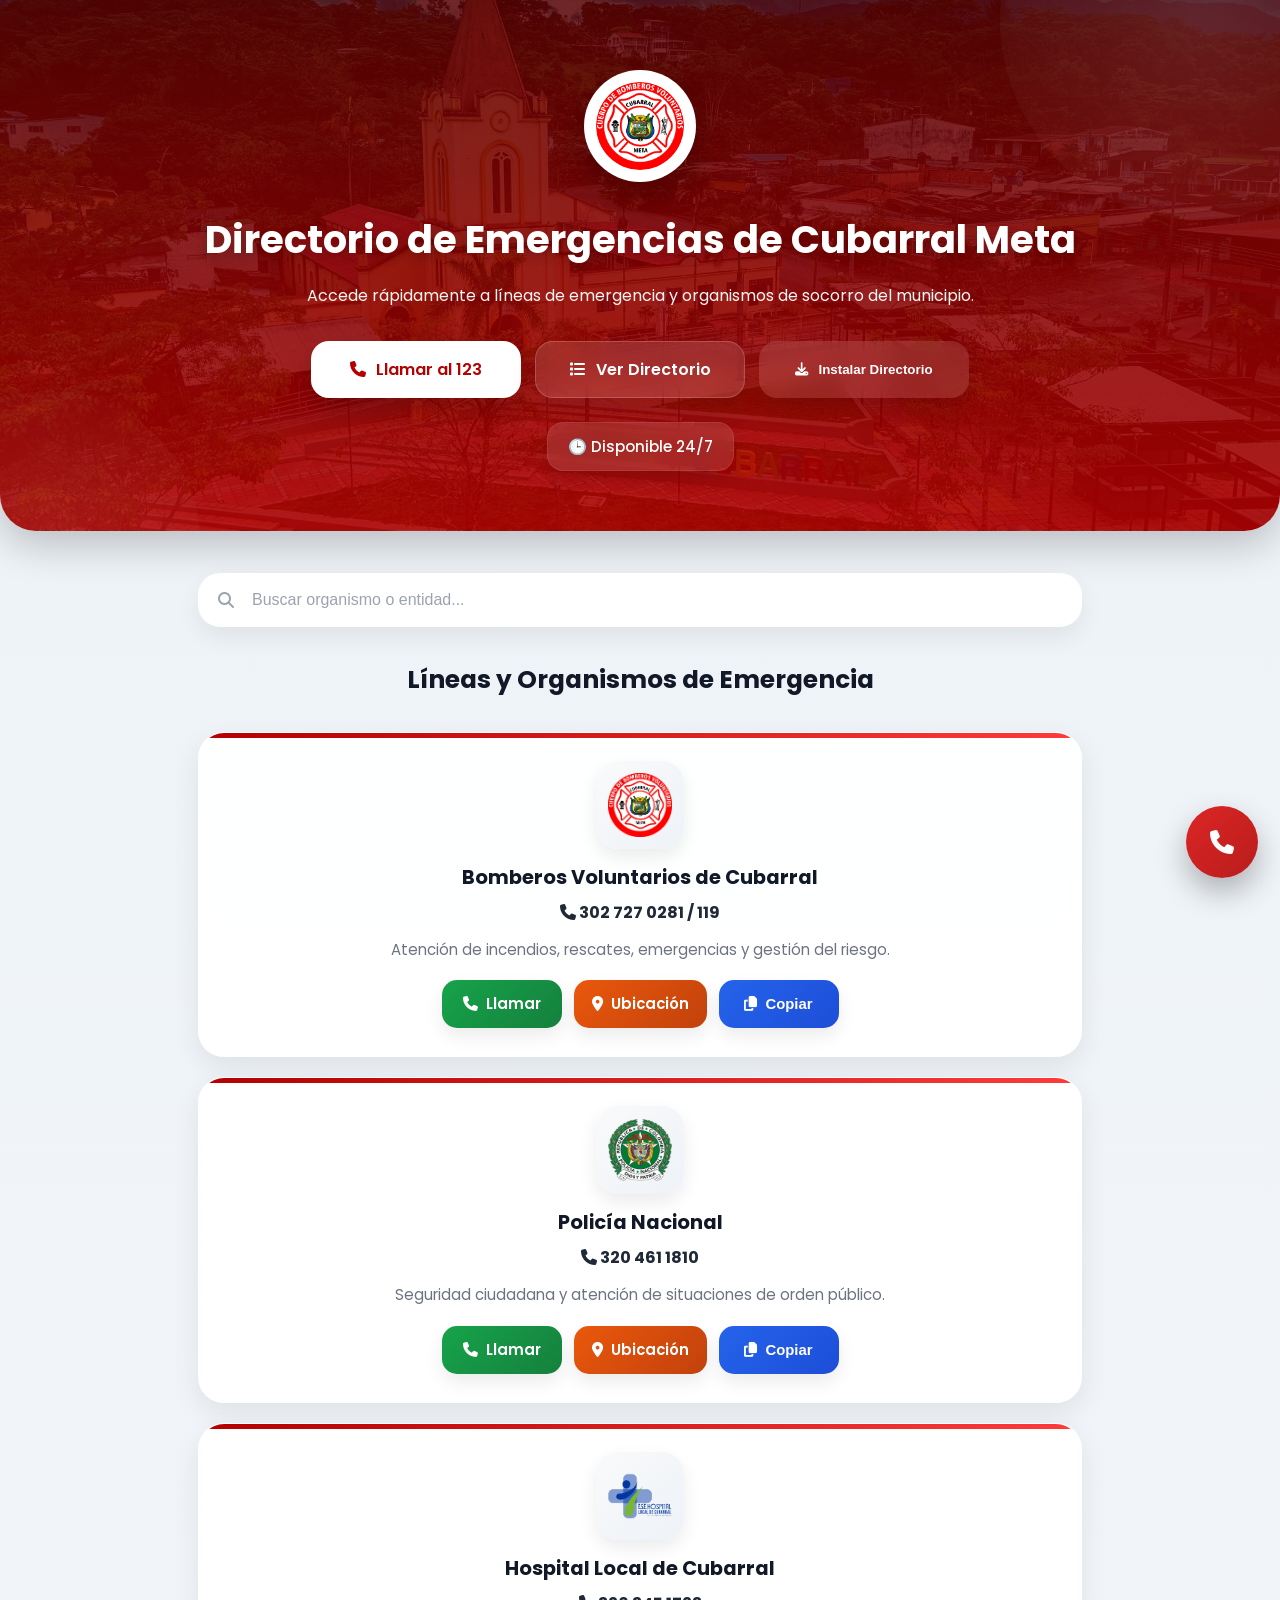
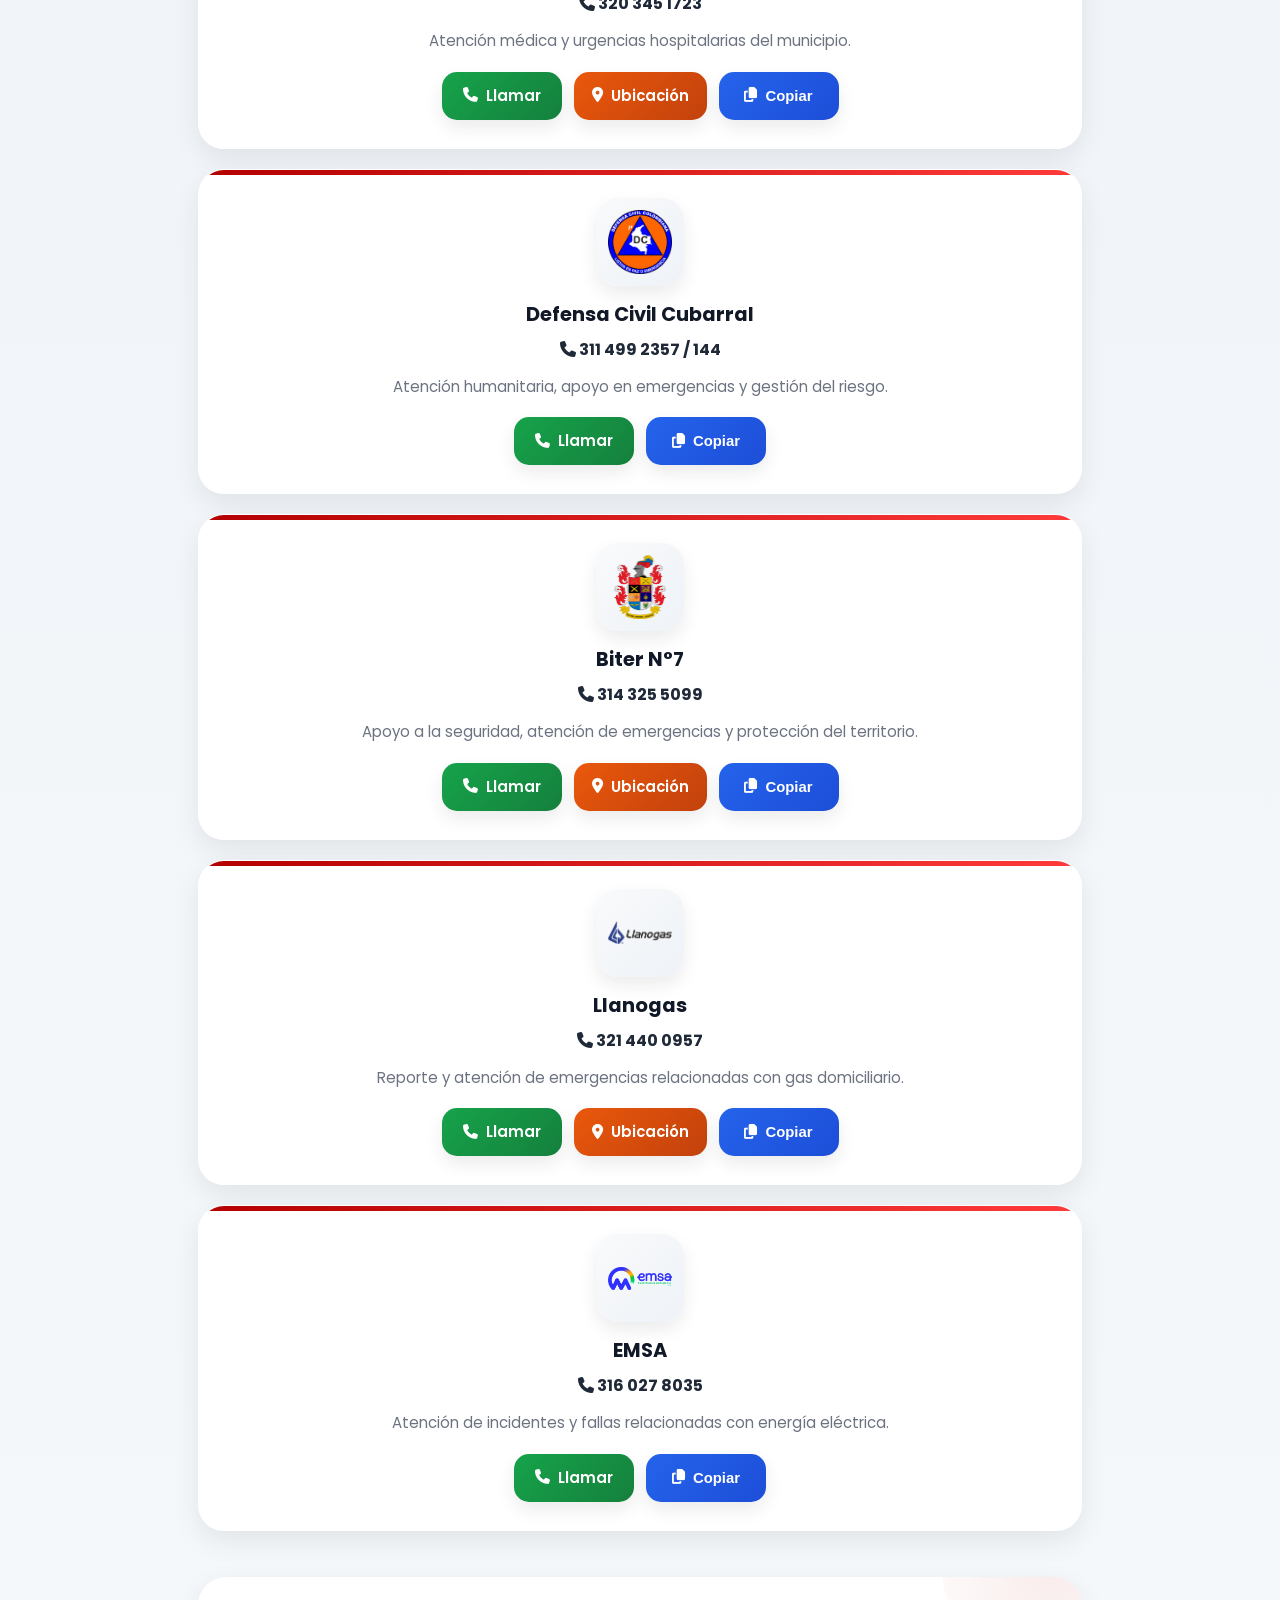
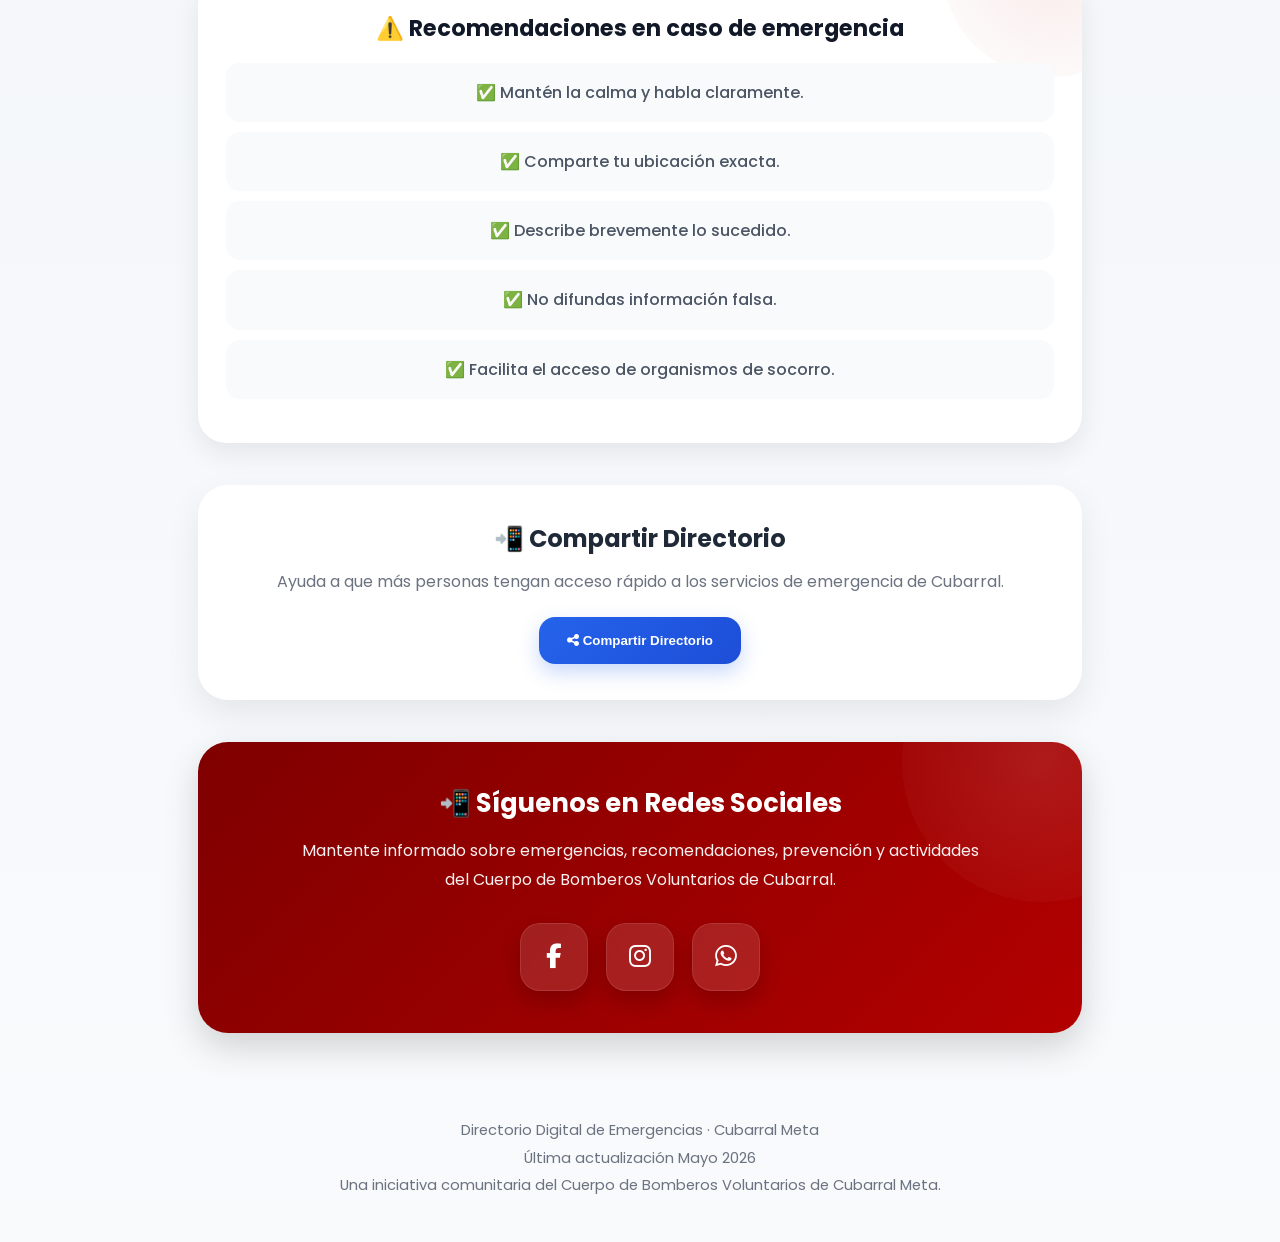
<file: directorio/index.html>
<!-- Directorio Digital de Emergencias
Cuerpo de Bomberos Voluntarios de Cubarral

Copyright © 2026 Carlos Ruge
Todos los derechos reservados. -->

<!doctype html>
<html lang=es>
<head>
<meta charset=UTF-8>
<meta name=viewport content="width=device-width,initial-scale=1">
<title>
Directorio de Emergencias de Cubarral Meta
</title>
<meta name=description content="Directorio digital de emergencias de Cubarral Meta. Accede rápidamente a Bomberos, Policía, Hospital y organismos de socorro.">
<meta name=theme-color content=#b30000>
<link rel=manifest href=manifest.json>
<meta name=mobile-web-app-capable content=yes>
<meta name=apple-mobile-web-app-capable content=yes>
<meta name=apple-mobile-web-app-status-bar-style content=default>
<meta name=apple-mobile-web-app-title content=Emergencias>
<meta property=og:title content="Directorio de Emergencias de Cubarral Meta">
<meta property=og:description content="Accede rápidamente a líneas de emergencia y organismos de socorro de Cubarral Meta.">
<meta property=og:image content=preview.jpg>
<meta property=og:type content=website>
<link rel=icon type=image/webp href=favicon.webp>
<link rel=preconnect href=https://fonts.googleapis.com>
<link rel=preconnect href=https://fonts.gstatic.com crossorigin>
<link href="https://fonts.googleapis.com/css2?family=Poppins:wght@300;400;500;600;700&display=swap" rel=stylesheet>
<link rel=stylesheet href=https://cdnjs.cloudflare.com/ajax/libs/font-awesome/6.5.1/css/all.min.css>
<style>*{margin:0;padding:0;box-sizing:border-box}html{scroll-behavior:smooth}body{font-family:Poppins,sans-serif;background:linear-gradient(to bottom,#edf2f7,#f8fafc);color:#1f2937;overflow-x:hidden}::-webkit-scrollbar{width:8px}::-webkit-scrollbar-thumb{background:#b30000;border-radius:20px}::-webkit-scrollbar-track{background:#edf2f7}#loader{position:fixed;inset:0;background:linear-gradient(135deg,#7f0000,#b30000);z-index:999999;display:flex;align-items:center;justify-content:center;transition:1s ease}.loader-hide{opacity:0;visibility:hidden}.loader-content{text-align:center;color:#fff;position:relative}.loader-logo{width:120px;height:120px;object-fit:contain;background:#fff;border-radius:50%;padding:14px;position:relative;z-index:2;box-shadow:0 10px 30px rgba(0,0,0,.25);animation:logoFloat 2s ease-in-out infinite}.loader-content h2{margin-top:24px;font-size:1.7rem;font-weight:700}.loader-content p{margin-top:6px;opacity:.92;letter-spacing:1px}.loader-ring{position:absolute;width:220px;height:220px;border-radius:50%;border:2px solid rgba(255,255,255,.12);top:50%;left:50%;transform:translate(-50%,-50%);animation:ringRotate 6s linear infinite}@keyframes ringRotate{from{transform:translate(-50%,-50%) rotate(0)}to{transform:translate(-50%,-50%) rotate(360deg)}}@keyframes logoFloat{0%{transform:translateY(0)}50%{transform:translateY(-8px)}100%{transform:translateY(0)}}.hero{position:relative;overflow:hidden;background:linear-gradient(rgba(90,0,0,.84),rgba(179,0,0,.88)),url('herocubarral.webp');background-size:cover;background-position:center;color:#fff;padding:70px 20px 60px;text-align:center;border-bottom-left-radius:36px;border-bottom-right-radius:36px;box-shadow:0 14px 40px rgba(0,0,0,.22)}.hero::before{content:"";position:absolute;width:400px;height:400px;border-radius:50%;background:radial-gradient(rgba(255,255,255,.1),transparent);top:-180px;right:-120px}.hero::after{content:"";position:absolute;width:300px;height:300px;border-radius:50%;background:radial-gradient(rgba(255,255,255,.08),transparent);bottom:-160px;left:-100px}.hero-logo{width:112px;height:112px;object-fit:contain;background:#fff;border-radius:50%;padding:12px;margin-bottom:22px;box-shadow:0 12px 30px rgba(0,0,0,.25);position:relative;z-index:2;animation:heroFloat 4s ease-in-out infinite}@keyframes heroFloat{0%{transform:translateY(0)}50%{transform:translateY(-6px)}100%{transform:translateY(0)}}.hero h1{font-size:2.4rem;font-weight:700;margin-bottom:14px;position:relative;z-index:2;text-shadow:0 4px 12px rgba(0,0,0,.2)}.hero p{max-width:700px;margin:auto;line-height:1.8;opacity:.96;font-size:1rem;position:relative;z-index:2}.hero-buttons{margin-top:30px;display:flex;justify-content:center;gap:14px;flex-wrap:wrap;position:relative;z-index:2}.hero-btn{text-decoration:none;padding:15px 24px;border-radius:18px;font-weight:600;display:flex;align-items:center;justify-content:center;gap:10px;transition:.3s ease;min-height:56px;min-width:210px;backdrop-filter:blur(10px)}.btn-123{background:#fff;color:#b30000;box-shadow:0 10px 24px rgba(0,0,0,.2)}.btn-directory{background:rgba(255,255,255,.12);color:#fff;border:1px solid rgba(255,255,255,.18);box-shadow:0 10px 24px rgba(0,0,0,.14)}.hero-btn:hover{transform:translateY(-3px) scale(1.02)}.status-bar{margin-top:24px;display:flex;justify-content:center}.status-item{background:rgba(255,255,255,.12);padding:12px 20px;border-radius:16px;backdrop-filter:blur(10px);border:1px solid rgba(255,255,255,.08);font-size:.95rem;font-weight:500;box-shadow:0 8px 18px rgba(0,0,0,.12)}.container{max-width:920px;margin:42px auto;padding:0 18px}.search-box{margin-bottom:34px}.search-container{position:relative}.search-icon{position:absolute;top:50%;left:20px;transform:translateY(-50%);color:#9ca3af;font-size:1rem;pointer-events:none}.search-box input{width:100%;padding:18px 20px 18px 54px;border:none;border-radius:22px;font-size:1rem;background:#fff;box-shadow:0 10px 24px rgba(0,0,0,.07);outline:0;transition:.3s ease}.search-box input:focus{transform:translateY(-2px);box-shadow:0 14px 28px rgba(179,0,0,.12)}.search-box input::placeholder{color:#9ca3af;font-weight:500}.section-title{text-align:center;margin-bottom:34px;font-size:1.55rem;font-weight:700;color:#111827}.card{position:relative;overflow:hidden;background:rgba(255,255,255,.94);backdrop-filter:blur(8px);border-radius:26px;padding:28px 22px;display:flex;flex-direction:column;align-items:center;text-align:center;gap:14px;margin-bottom:20px;border:1px solid rgba(255,255,255,.6);box-shadow:0 10px 28px rgba(0,0,0,.08);transition:.35s ease;animation:fadeUp .6s ease}.card::before{content:"";position:absolute;top:0;left:0;width:100%;height:5px;background:linear-gradient(90deg,#b30000,#ff3b3b)}.card:hover{transform:translateY(-6px);box-shadow:0 18px 40px rgba(0,0,0,.12)}@keyframes fadeUp{from{opacity:0;transform:translateY(10px)}to{opacity:1;transform:translateY(0)}}.logo{width:88px;height:88px;object-fit:contain;border-radius:22px;background:linear-gradient(135deg,#f9fafb,#eef2f7);padding:12px;box-shadow:0 8px 18px rgba(0,0,0,.08)}.card-info{width:100%}.card-info h2{font-size:1.22rem;margin-bottom:8px;color:#111827}.number{font-weight:700;color:#1f2937;margin-bottom:12px;font-size:1rem}.description{font-size:.94rem;color:#6b7280;line-height:1.7}.buttons{display:flex;justify-content:center;flex-wrap:wrap;gap:12px;margin-top:18px}.btn{text-decoration:none;padding:12px 18px;border-radius:15px;font-size:.93rem;font-weight:600;display:flex;align-items:center;justify-content:center;gap:8px;transition:.3s ease;min-width:120px;min-height:48px;border:none;cursor:pointer;box-shadow:0 8px 18px rgba(0,0,0,.08)}.btn:hover{transform:translateY(-3px) scale(1.02)}.call{background:linear-gradient(135deg,#16a34a,#15803d);color:#fff}.map{background:linear-gradient(135deg,#ea580c,#c2410c);color:#fff}.copy{background:linear-gradient(135deg,#2563eb,#1d4ed8);color:#fff}.tips{margin-top:46px;background:#fff;border-radius:28px;padding:34px 28px;text-align:center;box-shadow:0 10px 28px rgba(0,0,0,.08);position:relative;overflow:hidden}.tips::before{content:"";position:absolute;width:220px;height:220px;border-radius:50%;background:radial-gradient(rgba(179,0,0,.08),transparent);top:-120px;right:-80px}.tips h3{margin-bottom:18px;color:#111827;font-size:1.4rem;position:relative;z-index:2}.tips ul{list-style:none;line-height:2.2;color:#4b5563;position:relative;z-index:2}.tips li{background:#f8fafc;margin-bottom:10px;padding:12px 16px;border-radius:14px;font-weight:500}.social-section{margin-top:42px;background:linear-gradient(135deg,#7f0000,#b30000);border-radius:30px;padding:42px 28px;text-align:center;color:#fff;box-shadow:0 14px 35px rgba(0,0,0,.16);position:relative;overflow:hidden}.social-section::before{content:"";position:absolute;width:280px;height:280px;border-radius:50%;background:radial-gradient(rgba(255,255,255,.1),transparent);top:-120px;right:-100px}.social-section h3{font-size:1.6rem;margin-bottom:14px;position:relative;z-index:2}.social-section p{opacity:.94;margin-bottom:28px;line-height:1.8;max-width:700px;margin-left:auto;margin-right:auto;position:relative;z-index:2}.share-section{margin-top:42px;background:#fff;border-radius:30px;padding:36px 28px;text-align:center;box-shadow:0 14px 35px rgba(0,0,0,.08)}.share-section h3{font-size:1.5rem;margin-bottom:12px}.share-section p{color:#6b7280;margin-bottom:22px;line-height:1.7}.share-main-btn{background:linear-gradient(135deg,#2563eb,#1d4ed8);color:#fff;border:none;padding:16px 28px;border-radius:16px;font-weight:600;cursor:pointer;transition:.3s ease;box-shadow:0 8px 20px rgba(37,99,235,.25)}.share-main-btn:hover{transform:translateY(-2px)}.share-modal{position:fixed;inset:0;background:rgba(0,0,0,.6);display:flex;align-items:center;justify-content:center;z-index:999999;opacity:0;visibility:hidden;pointer-events:none;transition:opacity .3s ease,visibility .3s ease}.share-modal.active{opacity:1;visibility:visible;pointer-events:auto}.share-modal-content{background:#fff;width:92%;max-width:420px;border-radius:24px;padding:28px;text-align:center;position:relative;transform:scale(.9);transition:transform .3s ease}.share-modal.active .share-modal-content{transform:scale(1)}.share-qr{width:220px;height:220px;object-fit:contain;margin:18px auto;display:block}.close-share{position:absolute;top:12px;right:12px;border:none;background:0 0;font-size:2rem;cursor:pointer}.share-action-btn{width:100%;margin-top:12px;padding:14px;border:none;border-radius:14px;font-weight:600;cursor:pointer}.social-icons{display:flex;justify-content:center;align-items:center;gap:18px;flex-wrap:wrap;position:relative;z-index:2}.social-link{width:68px;height:68px;border-radius:20px;background:rgba(255,255,255,.12);backdrop-filter:blur(10px);display:flex;align-items:center;justify-content:center;color:#fff;font-size:1.55rem;text-decoration:none;transition:.35s ease;border:1px solid rgba(255,255,255,.1);box-shadow:0 10px 22px rgba(0,0,0,.18)}.social-link:hover{transform:translateY(-5px) scale(1.06);background:#fff;color:#b30000}footer{text-align:center;padding:42px 20px;color:#6b7280;font-size:.92rem;line-height:1.9}.floating-emergency{position:fixed;bottom:22px;right:22px;width:72px;height:72px;background:linear-gradient(135deg,#dc2626,#b91c1c);color:#fff;border-radius:50%;display:flex;align-items:center;justify-content:center;font-size:1.5rem;text-decoration:none;box-shadow:0 14px 30px rgba(0,0,0,.28);z-index:999;transition:.3s ease;animation:pulse 2s infinite}.floating-emergency:hover{transform:scale(1.08)}@keyframes pulse{0%{box-shadow:0 0 0 0 rgba(220,38,38,.5)}70%{box-shadow:0 0 0 18px rgba(220,38,38,0)}100%{box-shadow:0 0 0 0 rgba(220,38,38,0)}}.toast{position:fixed;bottom:105px;right:24px;background:#111827;color:#fff;padding:14px 18px;border-radius:14px;display:flex;align-items:center;gap:10px;font-size:.92rem;box-shadow:0 10px 25px rgba(0,0,0,.22);transform:translateY(30px);opacity:0;visibility:hidden;transition:.4s ease;z-index:9999}.toast.show{transform:translateY(0);opacity:1;visibility:visible}@media(max-width:768px){.hero{padding:56px 18px 52px}.hero h1{font-size:1.85rem}.hero p{font-size:.96rem}.hero-logo{width:96px;height:96px}.hero-buttons{flex-direction:column}.hero-btn{width:100%}.section-title{font-size:1.35rem}.card{padding:24px 18px}.buttons{flex-direction:column}.btn{width:100%}.floating-emergency{width:66px;height:66px}}</style>
</head>
<body>
<div id=loader>
<div class=loader-content>
<div class=loader-ring></div>
<img src=logobomberos.webp alt="Logo Bomberos" class=loader-logo>
<h2>
Directorio de Emergencias
</h2>
<p>
Cargando sistema...
</p>
</div>
</div>
<div class=toast id=toast>
<i class="fa-solid fa-circle-check"></i>
<span id=toastText>
Número copiado
</span>
</div>
<a href=tel:123 class=floating-emergency aria-label="Llamar al 123">
<i class="fa-solid fa-phone"></i>
</a>
<header class=hero>
<img src=logobomberos.webp alt="Logo Bomberos" class=hero-logo>
<h1>
Directorio de Emergencias de Cubarral Meta
</h1>
<p>
Accede rápidamente a líneas de emergencia y organismos de socorro del municipio.
</p>
<div class=hero-buttons>
<a href=tel:123 class="hero-btn btn-123">
<i class="fa-solid fa-phone"></i>
Llamar al 123
</a>
<a href=#directorio class="hero-btn btn-directory">
<i class="fa-solid fa-list"></i>
Ver Directorio
</a>
<button id=installBtn class="hero-btn btn-directory" style=display:none;cursor:pointer;border:none>
<i class="fa-solid fa-download"></i>
Instalar Directorio
</button>
</div>
<div class=status-bar>
<div class=status-item>
🕒 Disponible 24/7
</div>
</div>
</header>
<main class=container id=directorio>
<div class=search-box>
<div class=search-container>
<i class="fa-solid fa-magnifying-glass search-icon"></i>
<input id=searchInput placeholder="Buscar organismo o entidad...">
</div>
</div>
<h2 class=section-title>
Líneas y Organismos de Emergencia
</h2>
<div class=card>
<img class=logo src=logobomberos.webp alt=Bomberos loading=lazy>
<div class=card-info>
<h2>
Bomberos Voluntarios de Cubarral
</h2>
<div class=number>
<i class="fa-solid fa-phone"></i>
302 727 0281 / 119
</div>
<div class=description>
Atención de incendios, rescates, emergencias y gestión del riesgo.
</div>
<div class=buttons>
<a class="btn call" href=tel:+573027270281>
<i class="fa-solid fa-phone"></i>
Llamar
</a>
<a class="btn map" target=_blank href="https://maps.google.com/?q=Bomberos+Cubarral+Meta">
<i class="fa-solid fa-location-dot"></i>
Ubicación
</a>
<button class="btn copy" onclick='copyNumber("3027270281")'>
<i class="fa-solid fa-copy"></i>
Copiar
</button>
</div>
</div>
</div>
<div class=card>
<img class=logo src=logopolicia.webp alt=Policía loading=lazy>
<div class=card-info>
<h2>
Policía Nacional
</h2>
<div class=number>
<i class="fa-solid fa-phone"></i>
320 461 1810
</div>
<div class=description>
Seguridad ciudadana y atención de situaciones de orden público.
</div>
<div class=buttons>
<a class="btn call" href=tel:+573204611810>
<i class="fa-solid fa-phone"></i>
Llamar
</a>
<a class="btn map" target=_blank href="https://maps.google.com/?q=Policia+Cubarral+Meta">
<i class="fa-solid fa-location-dot"></i>
Ubicación
</a>
<button class="btn copy" onclick='copyNumber("3204611810")'>
<i class="fa-solid fa-copy"></i>
Copiar
</button>
</div>
</div>
</div>
<div class=card>
<img class=logo src=logohospital.webp alt=Hospital loading=lazy>
<div class=card-info>
<h2>
Hospital Local de Cubarral
</h2>
<div class=number>
<i class="fa-solid fa-phone"></i>
320 345 1723
</div>
<div class=description>
Atención médica y urgencias hospitalarias del municipio.
</div>
<div class=buttons>
<a class="btn call" href=tel:+573203451723>
<i class="fa-solid fa-phone"></i>
Llamar
</a>
<a class="btn map" target=_blank href="https://maps.google.com/?q=Hospital+Cubarral+Meta">
<i class="fa-solid fa-location-dot"></i>
Ubicación
</a>
<button class="btn copy" onclick='copyNumber("3203451723")'>
<i class="fa-solid fa-copy"></i>
Copiar
</button>
</div>
</div>
</div>
<div class=card>
<img class=logo src=logodefensacivil.webp alt="Defensa Civil" loading=lazy>
<div class=card-info>
<h2>
Defensa Civil Cubarral
</h2>
<div class=number>
<i class="fa-solid fa-phone"></i>
311 499 2357 / 144
</div>
<div class=description>
Atención humanitaria, apoyo en emergencias y gestión del riesgo.
</div>
<div class=buttons>
<a class="btn call" href=tel:+573114992357>
<i class="fa-solid fa-phone"></i>
Llamar
</a>
<button class="btn copy" onclick='copyNumber("3114992357")'>
<i class="fa-solid fa-copy"></i>
Copiar
</button>
</div>
</div>
</div>
<div class=card>
<img class=logo src=logobiter7.webp alt="Biter 7" loading=lazy>
<div class=card-info>
<h2>
Biter N°7
</h2>
<div class=number>
<i class="fa-solid fa-phone"></i>
314 325 5099
</div>
<div class=description>
Apoyo a la seguridad, atención de emergencias y protección del territorio.
</div>
<div class=buttons>
<a class="btn call" href=tel:+573143255099>
<i class="fa-solid fa-phone"></i>
Llamar
</a>
<a class="btn map" target=_blank href=https://maps.app.goo.gl/8JbhGAe1p146J4Wo7>
<i class="fa-solid fa-location-dot"></i>
Ubicación
</a>
<button class="btn copy" onclick='copyNumber("3143255099")'>
<i class="fa-solid fa-copy"></i>
Copiar
</button>
</div>
</div>
</div>
<div class=card>
<img class=logo src=logollanogas.webp alt=Llanogas loading=lazy>
<div class=card-info>
<h2>
Llanogas
</h2>
<div class=number>
<i class="fa-solid fa-phone"></i>
321 440 0957
</div>
<div class=description>
Reporte y atención de emergencias relacionadas con gas domiciliario.
</div>
<div class=buttons>
<a class="btn call" href=tel:+573214400957>
<i class="fa-solid fa-phone"></i>
Llamar
</a>
<a class="btn map" target=_blank href=https://maps.app.goo.gl/v4p1GgM9LpTAhm616>
<i class="fa-solid fa-location-dot"></i>
Ubicación
</a>
<button class="btn copy" onclick='copyNumber("3214400957")'>
<i class="fa-solid fa-copy"></i>
Copiar
</button>
</div>
</div>
</div>
<div class=card>
<img class=logo src=logoemsa.webp alt=EMSA loading=lazy>
<div class=card-info>
<h2>
EMSA
</h2>
<div class=number>
<i class="fa-solid fa-phone"></i>
316 027 8035
</div>
<div class=description>
Atención de incidentes y fallas relacionadas con energía eléctrica.
</div>
<div class=buttons>
<a class="btn call" href=tel:+573160278035>
<i class="fa-solid fa-phone"></i>
Llamar
</a>
<button class="btn copy" onclick='copyNumber("3160278035")'>
<i class="fa-solid fa-copy"></i>
Copiar
</button>
</div>
</div>
</div>
<section class=tips>
<h3>
⚠️ Recomendaciones en caso de emergencia
</h3>
<ul>
<li>
✅ Mantén la calma y habla claramente.
</li>
<li>
✅ Comparte tu ubicación exacta.
</li>
<li>
✅ Describe brevemente lo sucedido.
</li>
<li>
✅ No difundas información falsa.
</li>
<li>
✅ Facilita el acceso de organismos de socorro.
</li>
</ul>
</section>
<section class=share-section>
<h3>
📲 Compartir Directorio
</h3>
<p>
Ayuda a que más personas tengan acceso rápido a los servicios de emergencia de Cubarral.
</p>
<button class=share-main-btn onclick=openShareModal()>
<i class="fa-solid fa-share-nodes"></i>
Compartir Directorio
</button>
</section>
<section class=social-section>
<h3>
📲 Síguenos en Redes Sociales
</h3>
<p>
Mantente informado sobre emergencias, recomendaciones, prevención y actividades del Cuerpo de Bomberos Voluntarios de Cubarral.
</p>
<div class=social-icons>
<a class=social-link href=https://www.facebook.com/share/1LU95uXF3r/ target=_blank aria-label=Facebook>
<i class="fa-brands fa-facebook-f"></i>
</a>
<a class=social-link href="https://www.instagram.com/bomberoscubarral?igsh=MWd5b3p5ZTN1bmw0MQ==" target=_blank aria-label=Instagram>
<i class="fa-brands fa-instagram"></i>
</a>
<a class=social-link href=https://wa.me/573027270281 target=_blank aria-label=WhatsApp>
<i class="fa-brands fa-whatsapp"></i>
</a>
</div>
</section>
</main>
<footer>
Directorio Digital de Emergencias · Cubarral Meta
<br>
Última actualización Mayo 2026
<br>
Una iniciativa comunitaria del Cuerpo de Bomberos Voluntarios de Cubarral Meta.
</footer>
<script src="app.js"></script>
<div id=shareModal class=share-modal>
<div class=share-modal-content>
<button class=close-share onclick=closeShareModal()>
×
</button>
<h3>
Compartir Directorio
</h3>
<p>
Directorio Digital de Emergencias Cubarral Meta
</p>
<img src=qr-directorio.png alt="Código QR Directorio" class=share-qr>
<p>
Escanee o comparta el enlace para acceder al directorio.
</p>
<button class=share-action-btn onclick=shareDirectory()>
📤 Compartir
</button>
<button class=share-action-btn onclick=copyDirectoryLink()>
📋 Copiar enlace
</button>
</div>
</div>
</body>
</html>
</file>
